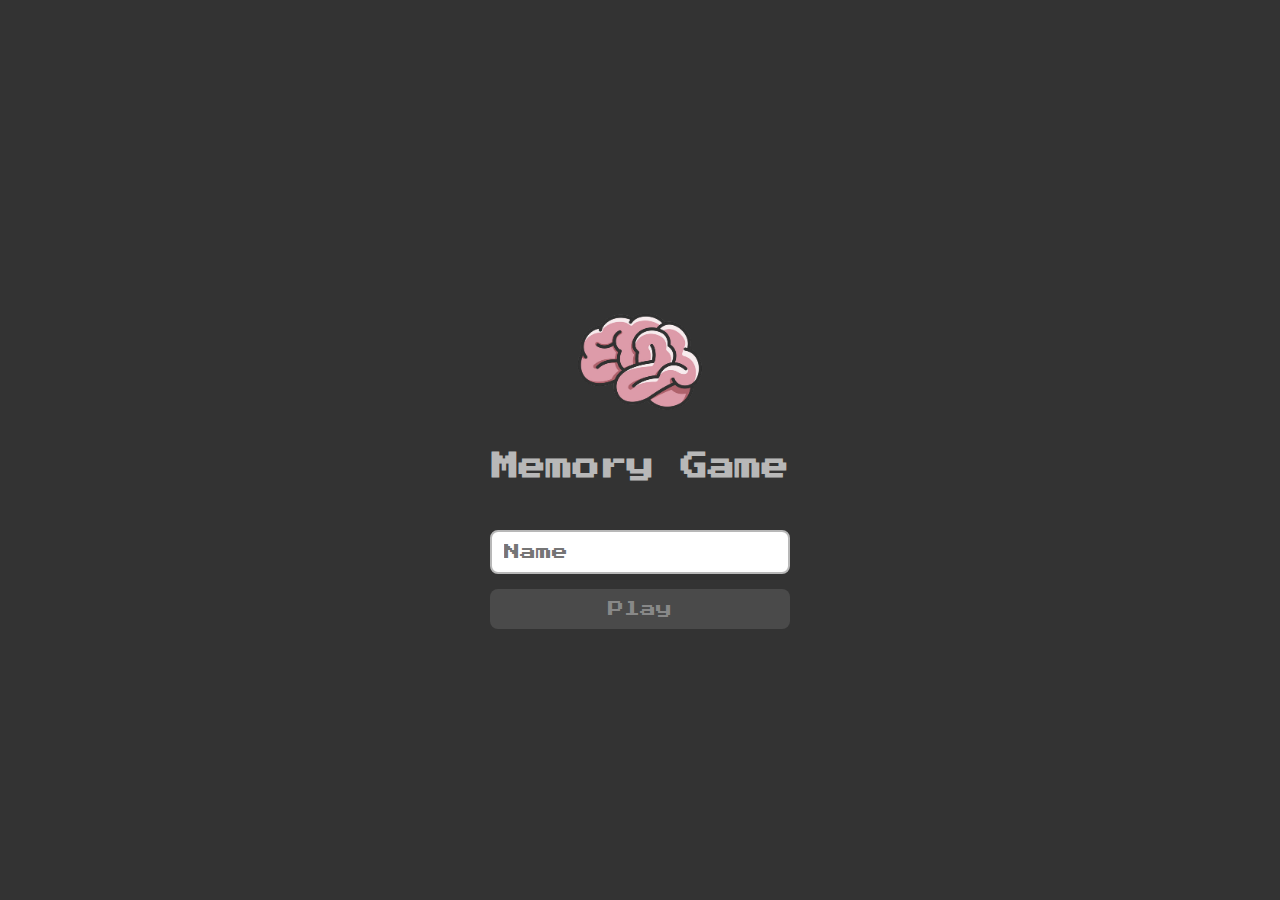
<file: index.html>
<!DOCTYPE html>
<html lang="en">
<head>
    <meta charset="UTF-8">
    <meta name="viewport" content="width=device-width, initial-scale=1.0">
    <link rel="stylesheet" href="./css/reset.css">
    <link rel="stylesheet" href="./css/login.css">

    <script defer src="./js/login.js"></script>

    <title>Memory Game | Login</title>
</head>
<body>

    <form class="login-form">
        <div class="login-header">
            <img src="./images/brain.png" alt="Brain Icon">
            <h1>Memory Game</h1>
        </div>

        <input type="text" placeholder="Name" class="login-input">
        <button type="submit" class="login-button" disabled>Play</button>
    </form>

</body>
</html>
</file>
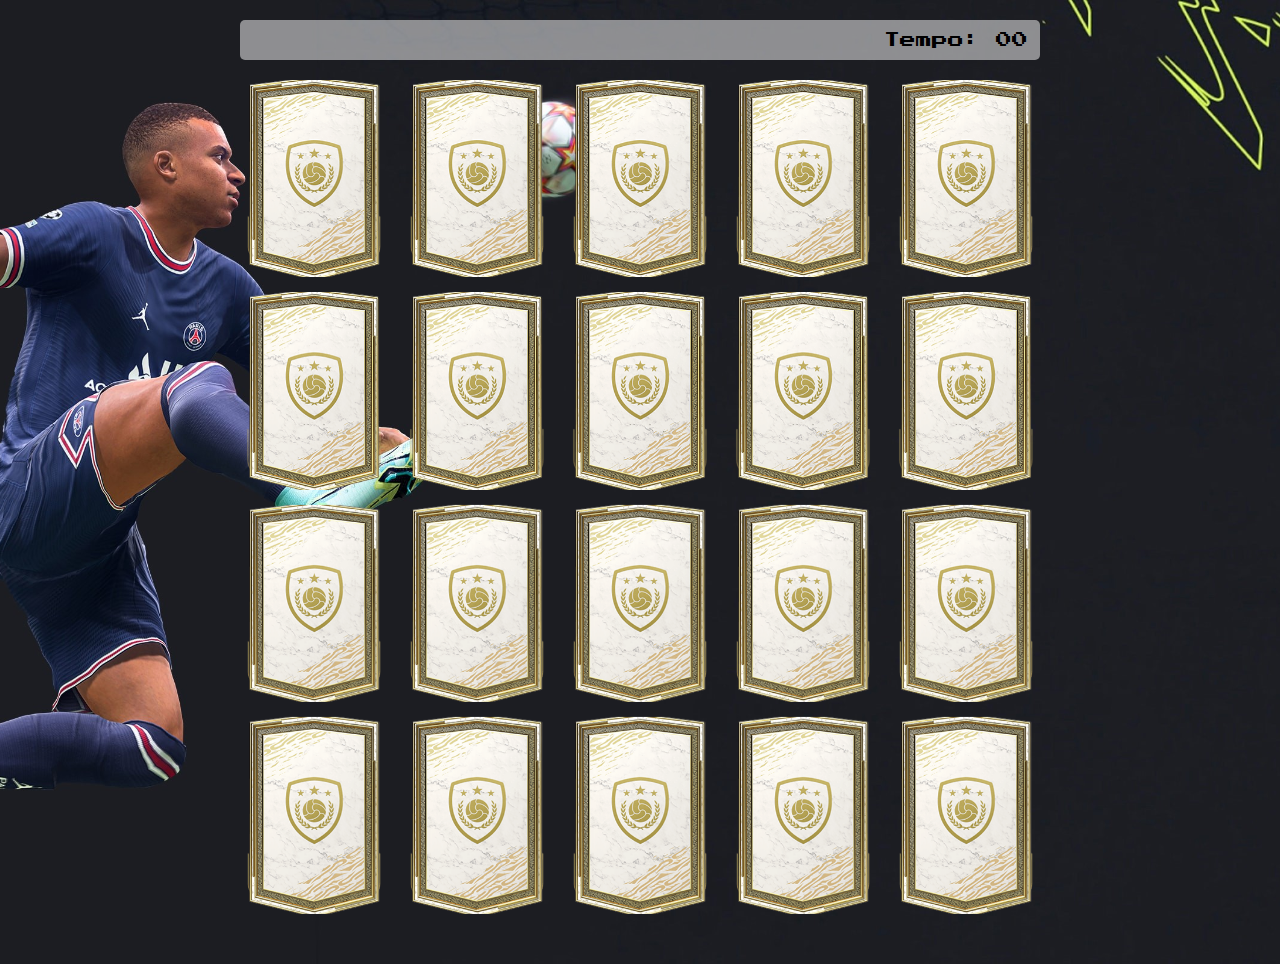
<file: pages/game.html>
<!DOCTYPE html>
<html lang="en">
<head>
    <meta charset="UTF-8">
    <meta name="viewport" content="width=device-width, initial-scale=1.0">

    <link rel="stylesheet" href="../css/reset.css">
    <link rel="stylesheet" href="../css/game.css">

    <script defer src="../js/game.js"></script>

    <title>Memory Game</title>
</head>
<body>

<main>
    <header>
        <span class="user"></span>
        <span>Tempo: <span class="timer">00</span></span>
    </header>

    <div class="grid"></div>
</main>

</body>
</html>
</file>
<file: css/login.css>
.login-form {
    display: flex;
    flex-direction: column;
    align-items: center;
    height: 100vh;
    background-color: #333;
    justify-content: center;
}

.login-header {
    display: flex;
    align-items: center;
    flex-direction: column;
    justify-content: center;
    margin-bottom: 50px;
}

.login-header img {
    width: 200px;
}

.login-header h1 {
    color: rgb(184, 184, 184);
    font-size: 1.7em;
}

.login-input {
    border: 2px solid rgb(184, 184, 184);
    border-radius: 8px;
    color: #793040;
    font-size: 1em;
    margin-bottom: 15px;
    max-width: 300px;
    outline: none;
    padding: 12px;
    width: 100%;
}

.login-button {
    background-color: #d38497;
    padding: 12px;
    border-radius: 8px;
    color: rgb(255, 255, 255);
    cursor: pointer;
    font-size: 1em;
    width: 100%;
    max-width: 300px;
}

.login-button:disabled {
    background-color: rgba(235, 235, 235, 0.13);
    color: rgb(136, 136, 136);
    cursor: auto;
}
</file>
<file: css/game.css>
main {
    display: flex;
    flex-direction: column;
    width: 100%;
    min-height: 100vh;
    align-items: center;
    justify-content: center;
    padding: 20px 20px 50px;
    background-image: url('../images/background-image.jpg');
    background-position: center;
    background-size: cover;
    background-color: olive;
}

header {
    display: flex;
    align-items: center;
    justify-content: space-between;
    width: 100%;
    max-width: 800px;
    padding: 12px;
    font-size: 1em;
    background-color: rgba(255, 255, 255, 0.5);
    margin: 0 0 20px;
    border-radius: 5px;
}

.grid {
    display: grid;
    grid-template-columns: repeat(5, 1fr);
    gap: 15px;
    width: 100%;
    max-width: 800px;
    margin: 0 auto;
}

.card {
    aspect-ratio: 3/4;
    width: 100%;
    border-radius: 5px;
    position: relative;
    transition: all 400ms ease;
    transform-style: preserve-3d;
}

.face {
    width: 100%;
    height: 100%;
    position: absolute;
    background-size: cover;
    background-position: center;
    transition: all 500ms ease;
}

.front {
    transform: rotateY(180deg);
}

.back {
    background-image: url('../images/back-card.png');
    backface-visibility: hidden;
}

.reveal-card {
    transform: rotateY(180deg);
}

.disabled-card {
    filter: saturate(0);
    opacity: 0.74;
}
</file>
